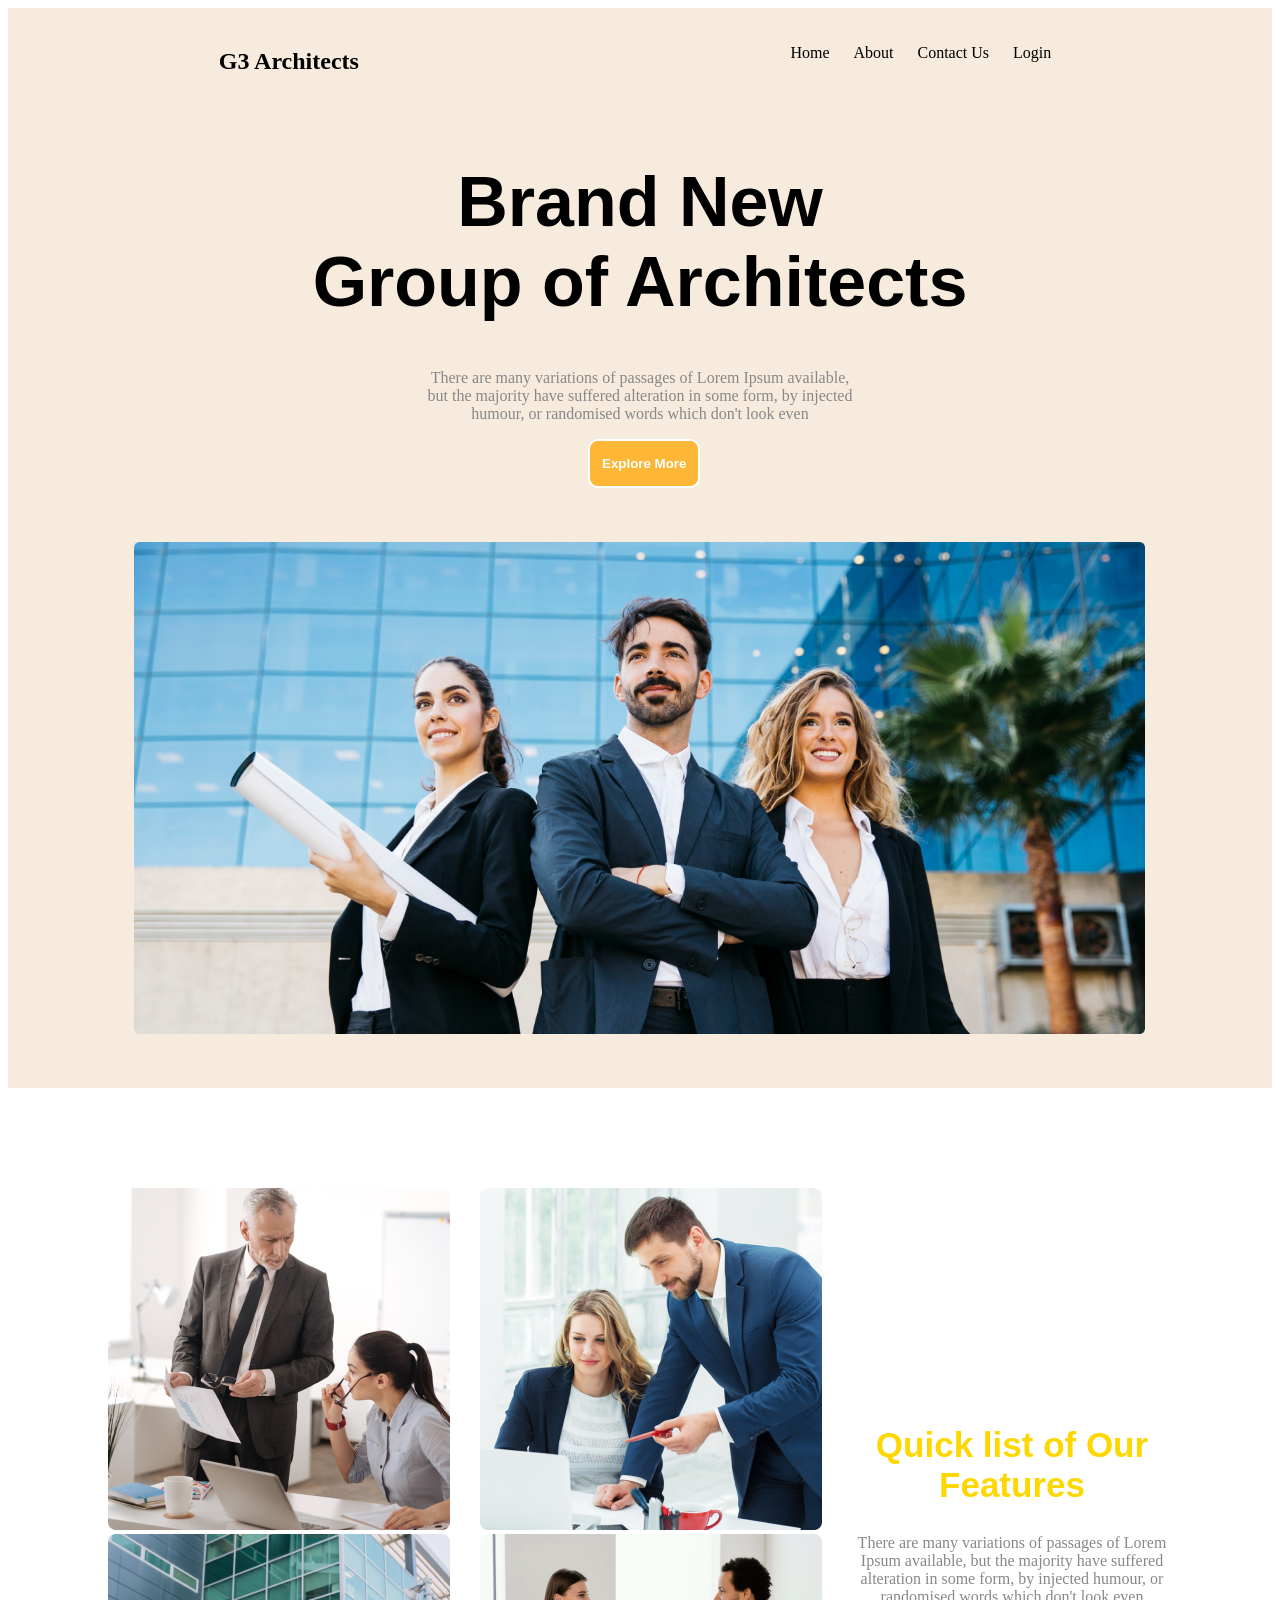
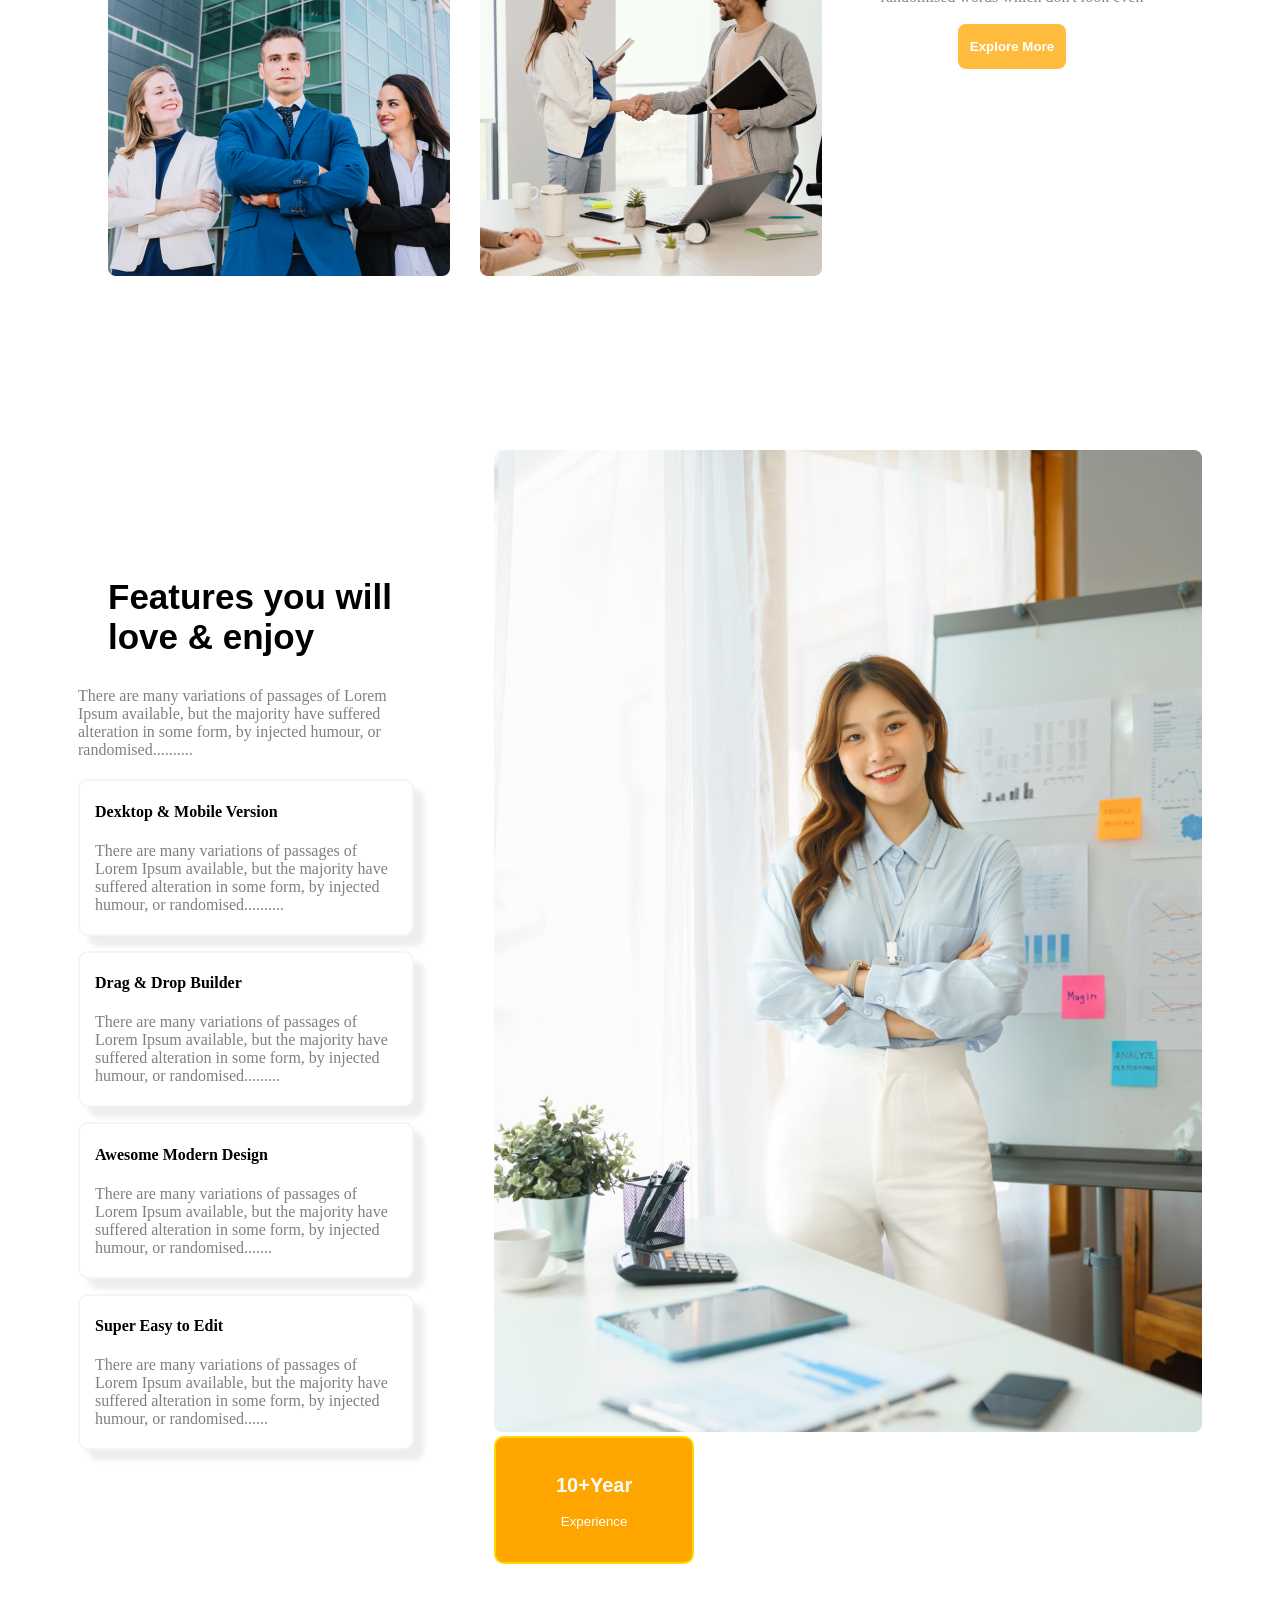
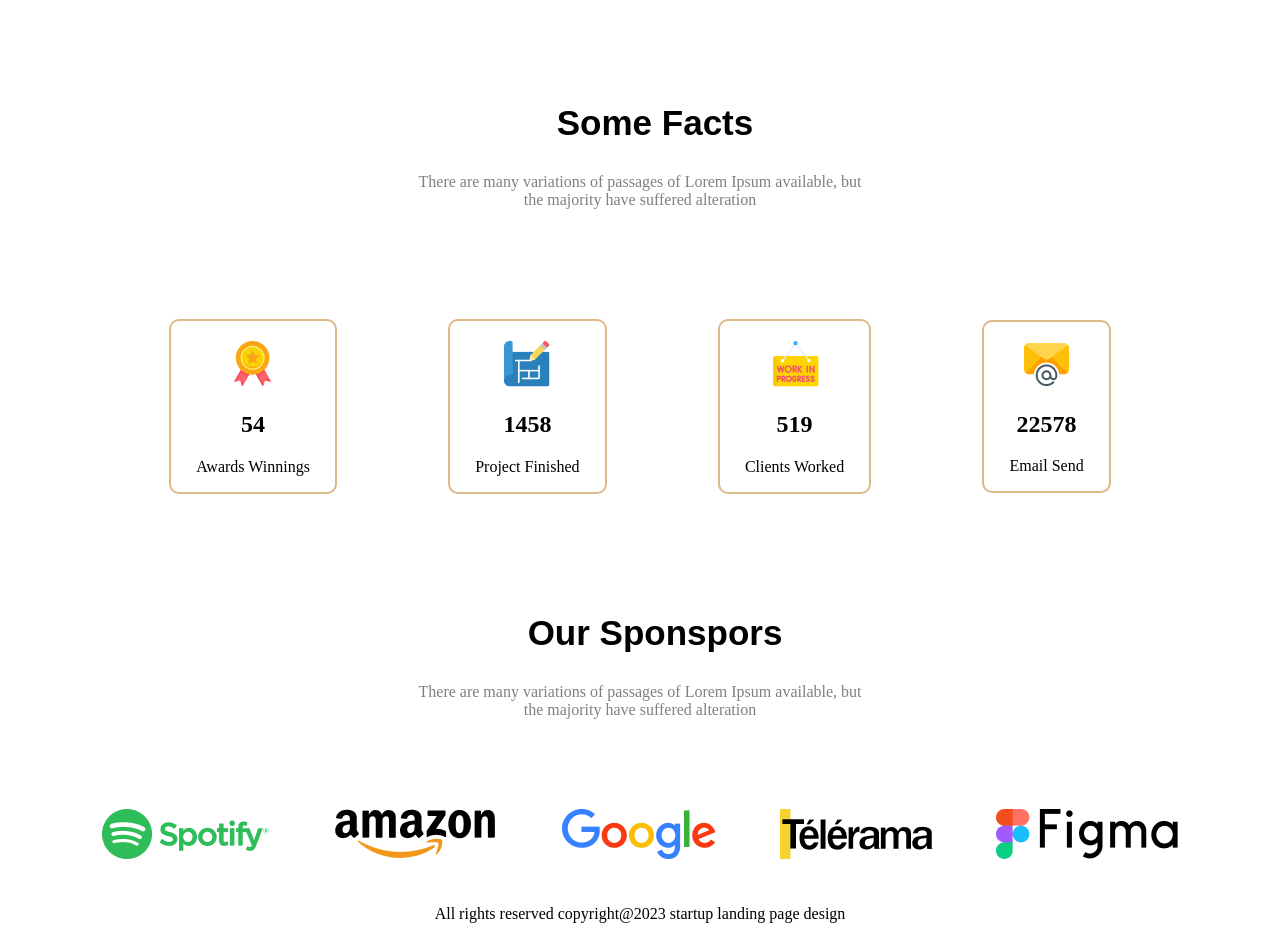
<file: index.html>
<!DOCTYPE html>
<html lang="en">
<head>
    <meta charset="UTF-8">
    <meta name="viewport" content="width=device-width, initial-scale=1.0">
    <link rel="stylesheet" href="style.css">
    <title>G3 Architects  </title>
</head>
<body>
    <header class="bgcolor">
        <nav>
            <div class="navmenu">
                <h2>G3 Architects</h2>
                <ul>
                    <li>Home</li>
                    <li>About</li>
                    <li>Contact Us</li>
                    <li>Login</li>
                </ul>
            </div>
        </nav>
       
           <div class="texts">
            <div class="tittle">
                <h1> Brand New <br>Group of Architects </h1>      
             </div>
             <div class="text">
                 <p>There are many variations of passages of Lorem Ipsum available, <br> but the majority have suffered alteration in 
                     some form, by injected <br> humour, or randomised words which don't look even</p>
             </div>
         
            
             <button class="button" >Explore More</button>
       
       
           </div>
      
        <div class="bgbanner"></div>
     
       
    </header>
    <!-- header section end -->
   <main>
    <section >
        <div class="contentcontainer">
            <div class="img">
                <img src="pic/g3-architects/Rectangle 14.png" alt="">
                <img src="pic/g3-architects/Rectangle 15.png" alt="">
            </div>
            <div class="img">
                <img src="pic/g3-architects/Rectangle 16.png" alt="">
                <img src="pic/g3-architects/Rectangle 17.png" alt="">
            </div>
           
            <div class="text">
                <h1 class="textbg">Quick list of Our <br >Features </h1>
              
                <p>There are many variations of passages of Lorem Ipsum available, but the majority have suffered alteration in some form, by injected  humour, or randomised words which don't look even</p>
                                      
                <button class="buttonone" >Explore More</button>
            </div>
        </div>

        
    </section>
     <!-- section one end -->

     <section>
        <div class="parents">
            <div class="newtexts">
             <h1 class="fontsize">Features you will <br> love & enjoy</h1>
               <p class="ptexts">There are many variations of passages of Lorem Ipsum available, 
                but the majority have suffered alteration in some form, by 
                injected humour, or randomised..........</p>
           <div class="sametexts">
            
            <h4>Dexktop & Mobile Version</h4>
            <p class="ptexts">There are many variations of passages of Lorem Ipsum available, 
                but the majority have suffered alteration in some form, by 
                injected humour, or randomised..........</p>
           </div>
                   <div class="sametexts">
                    <h4>Drag & Drop Builder</h4>
                    <p class="ptexts">There are many variations of passages of Lorem Ipsum available, 
                        but the majority have suffered alteration in some form, by 
                        injected humour, or randomised.........</p>
                   </div>
                       <div class="sametexts">
                        <h4>Awesome Modern Design</h4>
                        <p class="ptexts">There are many variations of passages of Lorem Ipsum available, 
                            but the majority have suffered alteration in some form, by 
                            injected humour, or randomised.......</p>
                       </div>
                            <div class="sametexts">
                                <h4>Super Easy to Edit</h4>
                            <p class="ptexts">There are many variations of passages of Lorem Ipsum available, 
                                but the majority have suffered alteration in some form, by 
                                injected humour, or randomised......</p>
                            </div>
                                </div>
                   <div class="newimg">
                    <img src="pic/g3-architects/Rectangle 4.png" alt="">
                    <div class="positions">
                        <button class="bcolor">
                            <h1>10+Year</h1>
                            <p>Experience</p> 
                        </button>
                    </div>
                       
                    </div>
                </div>
            </div>
                          
        
    </section>
    </main>
    <footer>
        <section>
            <div class="worker">
                <h1 class="fontsize">Some Facts</h1>
                <p class="ptexts">There are many variations of passages of Lorem Ipsum available, but <br>
                    the majority have suffered alteration</p>
                </div>
            <div class="footermain">
            
                        <div class="border">
                            <img class="pics"src="pic/g3-architects/Group 22.png" alt="">
                            <h1 >54</h1>
                            <p>Awards Winnings</p>
                        </div>
                        <div class="border">
                            <img class="pics" src="pic/g3-architects/Group 28.png" alt="">
                            <h1>1458</h1>
                            <p>Project Finished</p>
                        </div>
                        <div class="border">
                            <img class="pics" src="pic/g3-architects/Group 29.png" alt="">
                            <h1>519</h1>
                            <p>Clients Worked</p>
                        </div>
                        <div class="border">
                            <img class="pics" src="pic/g3-architects/Group 30.png" alt="">
                            <h1>22578</h1>
                            <p>Email Send</p>
                            </div>
         
        
            </div>
        </section>
<!-- section third end -->
<section>
    <div class="mainsection">
        <h1 class="fontsize">Our Sponspors</h1>
        <p class="ptexts">There are many variations of passages of Lorem Ipsum available, but 
           <br> the majority have suffered alteration</p>
    </div>
    <div class="img-tag">
        <img src="pic/g3-architects/spotify Logo.png" alt="">
        <img src="pic/g3-architects/Amazon Logo.png" alt="">
        <img src="pic/g3-architects/google Logo.png" alt="">
        <img src="pic/g3-architects/Telerama Logo.png" alt="">
        <img src="pic/g3-architects/figma Logo.png" alt="">
    </div>
</section>
<div class="mainfooter">
    <p>All rights reserved copyright@2023 startup landing page design</p>
</div>

    </footer>

  
                
  
</body>

</html>
</file>
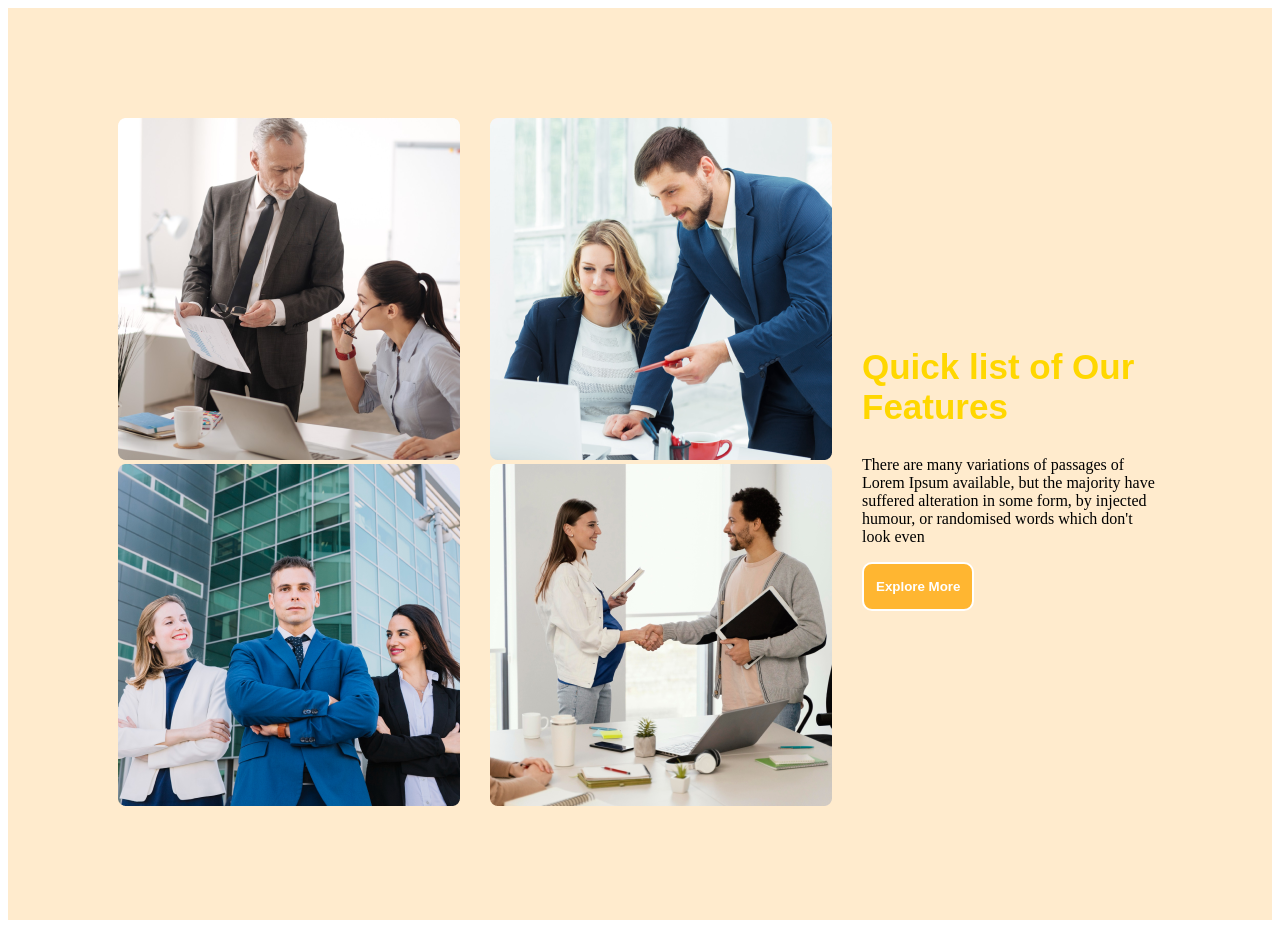
<file: featurs.html>
<!DOCTYPE html>
<html lang="en">
<head>
    <meta charset="UTF-8">
    <meta name="viewport" content="width=device-width, initial-scale=1.0">
    <title>featurs section</title>
    <style>
        .parent{
            background-color: blanchedalmond;
            display: flex;
            justify-content: center;
            align-items: center;
            gap: 30px; 
             padding: 110px;
        }
     .button{
  background-color: rgba(255, 166, 0, 0.761);
 
  border: 2px solid white;
 border-radius: 10px;
  padding: 15px 12px;
  font-weight: bold;
  color: white;
 cursor: pointer;
     }
 .textbg{
    font-size: 35px;
    font-family: sans-serif;
    color:gold;
 }
 

    </style>
</head>
<body>
    <header>
        <section >
            <div class="parent">
                <div class="img">
                    <img src="pic/g3-architects/Rectangle 14.png" alt="">
                    <img src="pic/g3-architects/Rectangle 15.png" alt="">
                </div>
                <div class="img">
                    <img src="pic/g3-architects/Rectangle 16.png" alt="">
                    <img src="pic/g3-architects/Rectangle 17.png" alt="">
                </div>
               
                <div class="text">
                    <h1 class="textbg">Quick list of Our <br >Features </h1>
                  
                    <p>There are many variations of passages of Lorem Ipsum available, but the majority have suffered alteration in some form, by injected  humour, or randomised words which don't look even</p>
                                          
                    <button class="button" >Explore More</button>
                </div>
            </div>

            
        </section>
    </header>
    
</body>


</html>
</file>
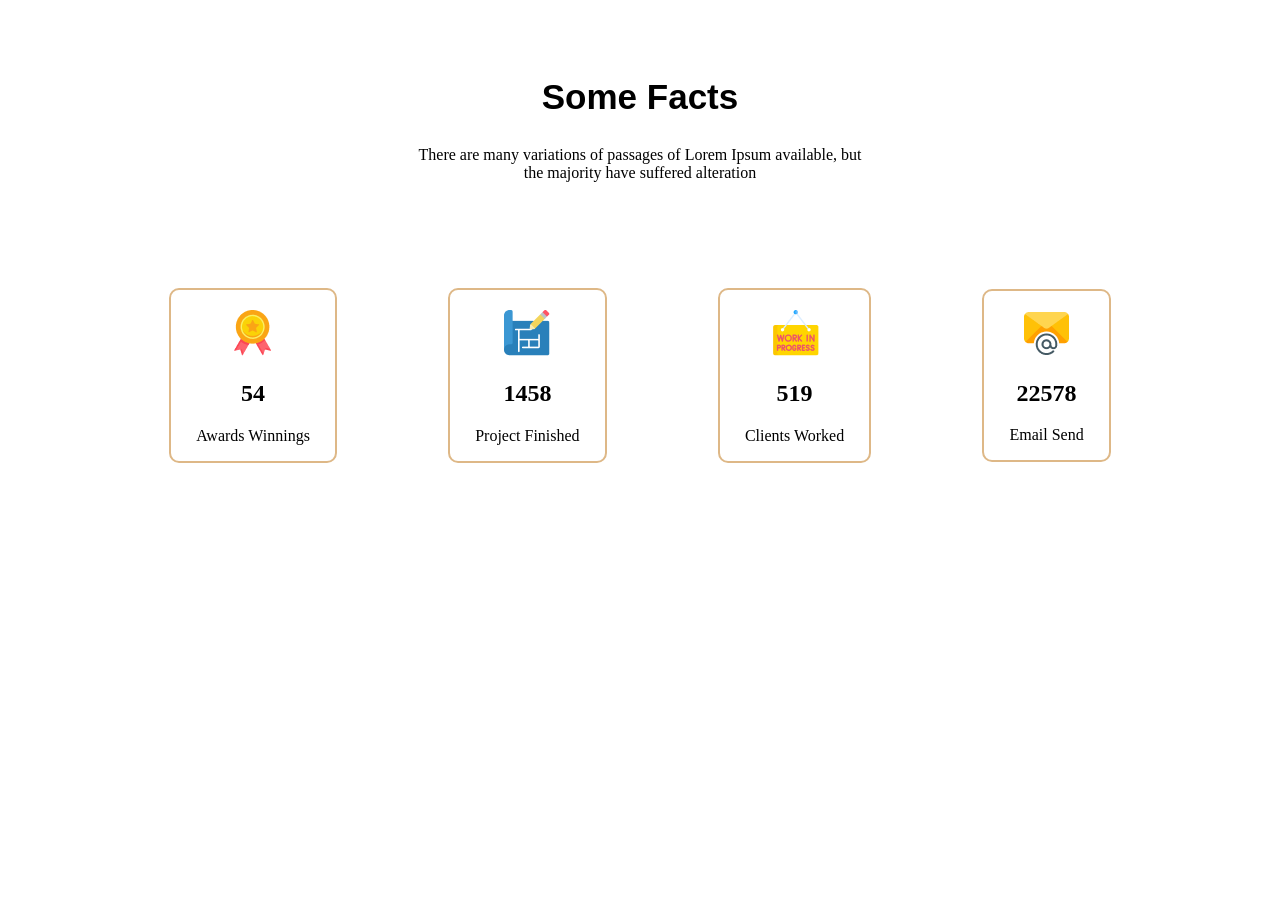
<file: footer.html>
<!DOCTYPE html>
<html lang="en">
<head>
    <meta charset="UTF-8">
    <meta name="viewport" content="width=device-width, initial-scale=1.0">
    <title>Document</title>
    <style>
        .worker{
            text-align: center;
            padding: 40px;
        }
        .fontsize{
            color: black;
            font-size: 35px;
            font-weight: bold;
            font-family:Arial, Helvetica, sans-serif;
        }
        .ptexts{
            color: grey;
            margin-bottom:20px ;
        }


 
        .footermain{
            display: flex;
            justify-content: space-evenly;
            align-items: center;
            padding: 50px;
        }
        .border{
            background-color: white;
            border: 2px solid burlywood;
            border-radius: 10px;
            text-align: center;
            padding: 0px 25px;

        }
        .pics{
            margin-top: 20px;
        }
       
    </style>
</head>
<body>
    <footer>
        <section>
            <div class="worker">
                <h1 class="fontsize">Some Facts</h1>
                <p class="">There are many variations of passages of Lorem Ipsum available, but <br>
                    the majority have suffered alteration</p>
                </div>
            <div class="footermain">
            
                        <div class="border">
                            <img class="pics"src="pic/g3-architects/Group 22.png" alt="">
                            <h1 >54</h1>
                            <p>Awards Winnings</p>
                        </div>
                        <div class="border">
                            <img class="pics" src="pic/g3-architects/Group 28.png" alt="">
                            <h1>1458</h1>
                            <p>Project Finished</p>
                        </div>
                        <div class="border">
                            <img class="pics" src="pic/g3-architects/Group 29.png" alt="">
                            <h1>519</h1>
                            <p>Clients Worked</p>
                        </div>
                        <div class="border">
                            <img class="pics" src="pic/g3-architects/Group 30.png" alt="">
                            <h1>22578</h1>
                            <p>Email Send</p>
                            </div>
         
        
            </div>
        </section>
    </footer>

   
</body>
</html>
</file>
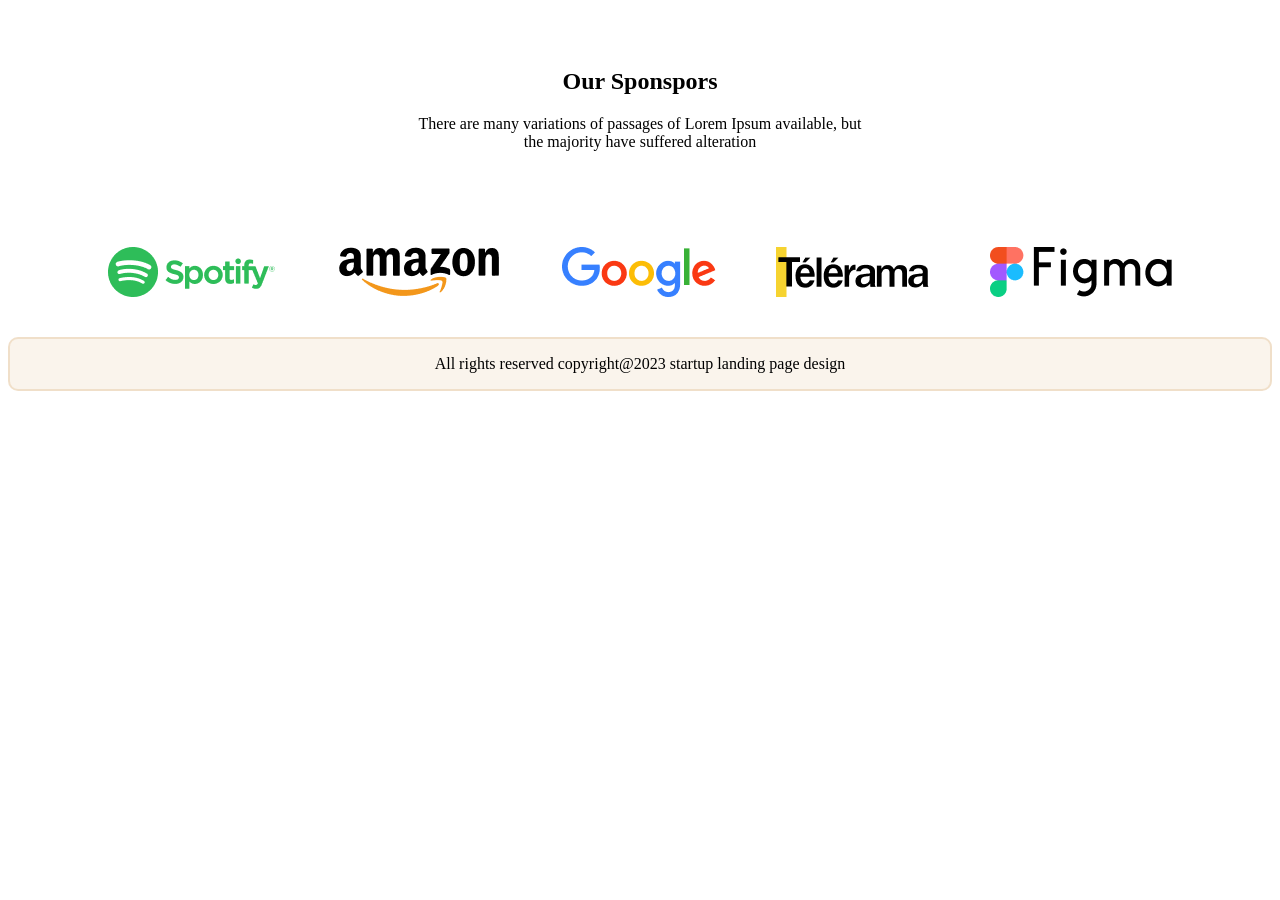
<file: picsection.html>
<!DOCTYPE html>
<html lang="en">
<head>
    <meta charset="UTF-8">
    <meta name="viewport" content="width=device-width, initial-scale=1.0">
    <title>Document</title>
    <style>
        .img-tag{
            display: flex;
            justify-content: space-evenly;
            align-items: center;
            padding: 40px;
        }
        .mainsection{
            text-align: center;
            padding: 40px;
        }
        .mainfooter{
           text-align: center; 
           padding: 50px;
           border-radius: 10px;
           border: 2px solid rgba(222, 184, 135, 0.337);
           background-color: rgba(222, 184, 135, 0.158);
           padding: 0px 5px;
        }
    </style>
</head>
<body>
  <footer>
    <section>
        <div class="mainsection">
            <h1 class="fontsize">Our Sponspors</h1>
            <p class="ptext">There are many variations of passages of Lorem Ipsum available, but 
               <br> the majority have suffered alteration</p>
        </div>
        <div class="img-tag">
            <img src="pic/g3-architects/spotify Logo.png" alt="">
            <img src="pic/g3-architects/Amazon Logo.png" alt="">
            <img src="pic/g3-architects/google Logo.png" alt="">
            <img src="pic/g3-architects/Telerama Logo.png" alt="">
            <img src="pic/g3-architects/figma Logo.png" alt="">
        </div>
    </section>
    <div class="mainfooter">
        <p>All rights reserved copyright@2023 startup landing page design</p>
    </div>
  </footer>
</body>
</html>
</file>
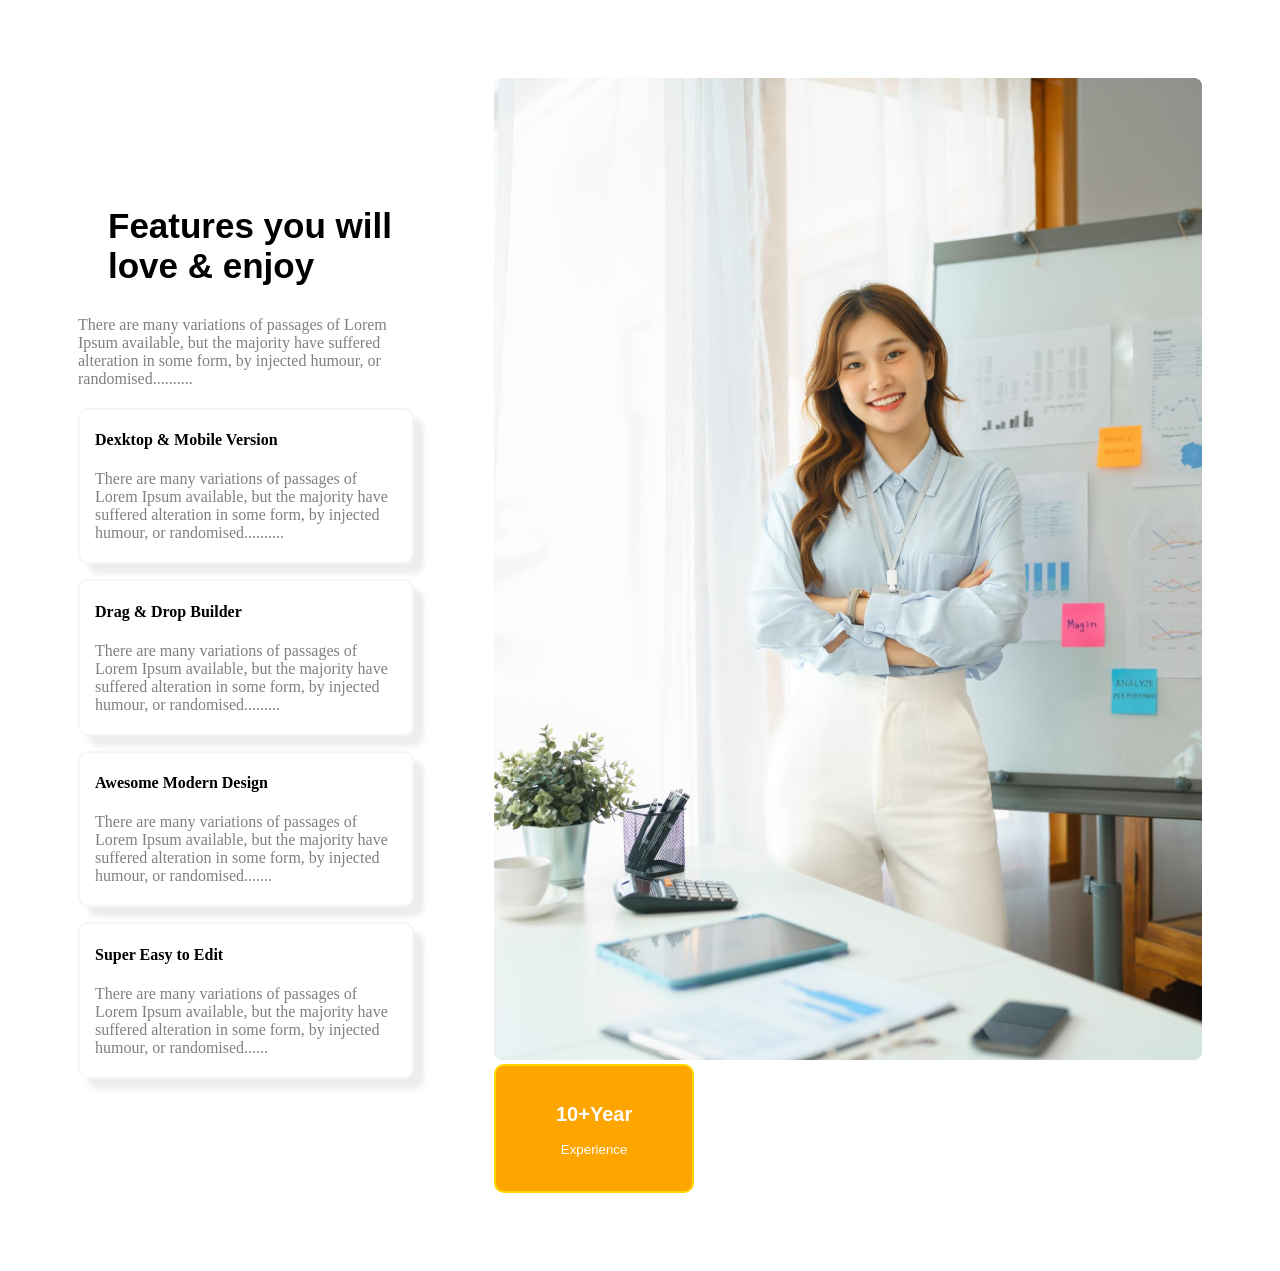
<file: section.html>
<!DOCTYPE html>
<html lang="en">
<head>
    <meta charset="UTF-8">
    <meta name="viewport" content="width=device-width, initial-scale=1.0">
    <title>sectiontow</title>
    <style>
        .parents{
            display: flex;
            justify-content: center;
            align-items: center;
            padding: 70px;
            gap: 80px;
        }
        .fontsize{
            color: black;
            font-size: 35px;
            font-weight: bold;
            font-family:Arial, Helvetica, sans-serif;
            margin-bottom: 30px;
           margin-left: 30px;
        }
        .ptexts{
            color: grey;
            margin-bottom:20px ;
        }
        .sametexts{
            /* text-align: center; */
            background-color:white;
            border: 2px solid whitesmoke;
            border-radius: 10px;    
            padding: 0px 15px ;
           margin-bottom: 15px;
           box-shadow: 10px 10px 5px rgba(128, 128, 128, 0.144);
        }
        .bcolor{
            background-color: orange;
            border: 2px solid gold;
            border-radius: 10px;
            color: white;
            padding: 20px 60px;
            position: relative;
            z-index: 1;
            
        }
      
    </style>
</head>
<body>
    <header>
        <section>
            <div class="parents">
                <div class="newtexts">
                 <h1 class="fontsize">Features you will <br> love & enjoy</h1>
                   <p class="ptexts">There are many variations of passages of Lorem Ipsum available, 
                    but the majority have suffered alteration in some form, by 
                    injected humour, or randomised..........</p>
               <div class="sametexts">
                
                <h4>Dexktop & Mobile Version</h4>
                <p class="ptexts">There are many variations of passages of Lorem Ipsum available, 
                    but the majority have suffered alteration in some form, by 
                    injected humour, or randomised..........</p>
               </div>
                       <div class="sametexts">
                        <h4>Drag & Drop Builder</h4>
                        <p class="ptexts">There are many variations of passages of Lorem Ipsum available, 
                            but the majority have suffered alteration in some form, by 
                            injected humour, or randomised.........</p>
                       </div>
                           <div class="sametexts">
                            <h4>Awesome Modern Design</h4>
                            <p class="ptexts">There are many variations of passages of Lorem Ipsum available, 
                                but the majority have suffered alteration in some form, by 
                                injected humour, or randomised.......</p>
                           </div>
                                <div class="sametexts">
                                    <h4>Super Easy to Edit</h4>
                                <p class="ptexts">There are many variations of passages of Lorem Ipsum available, 
                                    but the majority have suffered alteration in some form, by 
                                    injected humour, or randomised......</p>
                                </div>
                                    </div>
                       <div class="newimg">
                        <img src="pic/g3-architects/Rectangle 4.png" alt="">
                        <div class="positions">
                            <button class="bcolor">
                                <h1>10+Year</h1>
                                <p>Experience</p> 
                            </button>
                        </div>
                           
                        </div>
                        </div>
                    </div>
                   
                                                   
               
            
        </section>
    </header>
    
</body>
</html>
</file>
<file: style.css>
.bgcolor{
  background-color:rgba(222, 184, 135, 0.281) ;
}
.navmenu{
 
  display: flex;
  justify-content: space-around;
  padding: 20px;
 
}
li {
  list-style: none;
  display: inline;
  padding: 10px;
  text-align: center;
 
 
  
 
}
li:hover {
  border-bottom: 2px solid burlywood;
  padding: 5px;
  transition-delay: 1s;
}
.tittle{
  
  text-align: center;
  font-weight: bold; 
     font-size: 35px;
     font-family: sans-serif;

}
.text{
  text-align: center;
  color: #888;
}
.button{
  background-color: rgba(255, 166, 0, 0.761);
  margin-left: 580px;
  border: 2px solid white;
 border-radius: 10px;
  padding: 15px 12px;
  font-weight: bold;
  color: white;
 cursor: pointer;


}

.bgbanner{
 
  /* background-color: rgba(222, 184, 135, 0.281); */
    background-image: url("pic/g3-architects/Rectangle\ 12.png");
    height: 600px;
    background-position: center;
    background-repeat: no-repeat;
    background-size: 80%;
    position: relative;
    /* min-height: 100vh; */
    width: 100%;
    border-radius: 20px;
   
}
/* header section end */
/* section one start */
.contentcontainer{
 
  display: flex;
  justify-content: center;
  align-items: center;
  gap: 30px; 
   padding: 100px;
}
.buttonone{
background-color: rgba(255, 166, 0, 0.761);

border: 2px solid white;
border-radius: 10px;
padding: 15px 12px;
font-weight: bold;
color: white;
cursor: pointer;
}
.textbg{
font-size: 35px;
font-family: sans-serif;
color:gold;
}

/* section two start */

.parents{
  display: flex;
  justify-content: center;
  align-items: center;
  padding: 70px;
  gap: 80px;
}
.fontsize{
  color: black;
  font-size: 35px;
  font-weight: bold;
  font-family:Arial, Helvetica, sans-serif;
  margin-bottom: 30px;
 margin-left: 30px;
}
.ptexts{
  color: grey;
  margin-bottom:20px ;
}
.sametexts{
  /* text-align: center; */
  background-color:white;
  border: 2px solid whitesmoke;
  border-radius: 10px;    
  padding: 0px 15px ;
 margin-bottom: 15px;
 box-shadow: 10px 10px 5px rgba(128, 128, 128, 0.144);
}
.bcolor{
  background-color: orange;
  border: 2px solid gold;
  border-radius: 10px;
  color: white;
  padding: 20px 60px;
  position: relative;
  z-index: 1;
  
}
/* section two end  */


.worker{
  text-align: center;
  padding: 40px;
}
.fontsize{
  color: black;
  font-size: 35px;
  font-weight: bold;
  font-family:Arial, Helvetica, sans-serif;
}
.ptexts{
  color: grey;
  margin-bottom:20px ;
}



.footermain{
  display: flex;
  justify-content: space-evenly;
  align-items: center;
  padding: 50px;
}
.border{
  background-color: white;
  border: 2px solid burlywood;
  border-radius: 10px;
  text-align: center;
  padding: 0px 25px;

}
.pics{
  margin-top: 20px;
}
/* section third end  */
.img-tag{
  display: flex;
  justify-content: space-evenly;
  align-items: center;
  padding: 30px;
 
}
.mainsection{
  text-align: center;
  padding: 40px;
}
.mainfooter{
  text-align: center; 
  padding: 100px;
  /* border-radius: 10px; */
  /* border: 2px solid rgba(222, 184, 135, 0.337); */
  /* background-color: rgba(222, 184, 135, 0.158); */
  padding: 0px 5px;
}
</file>
